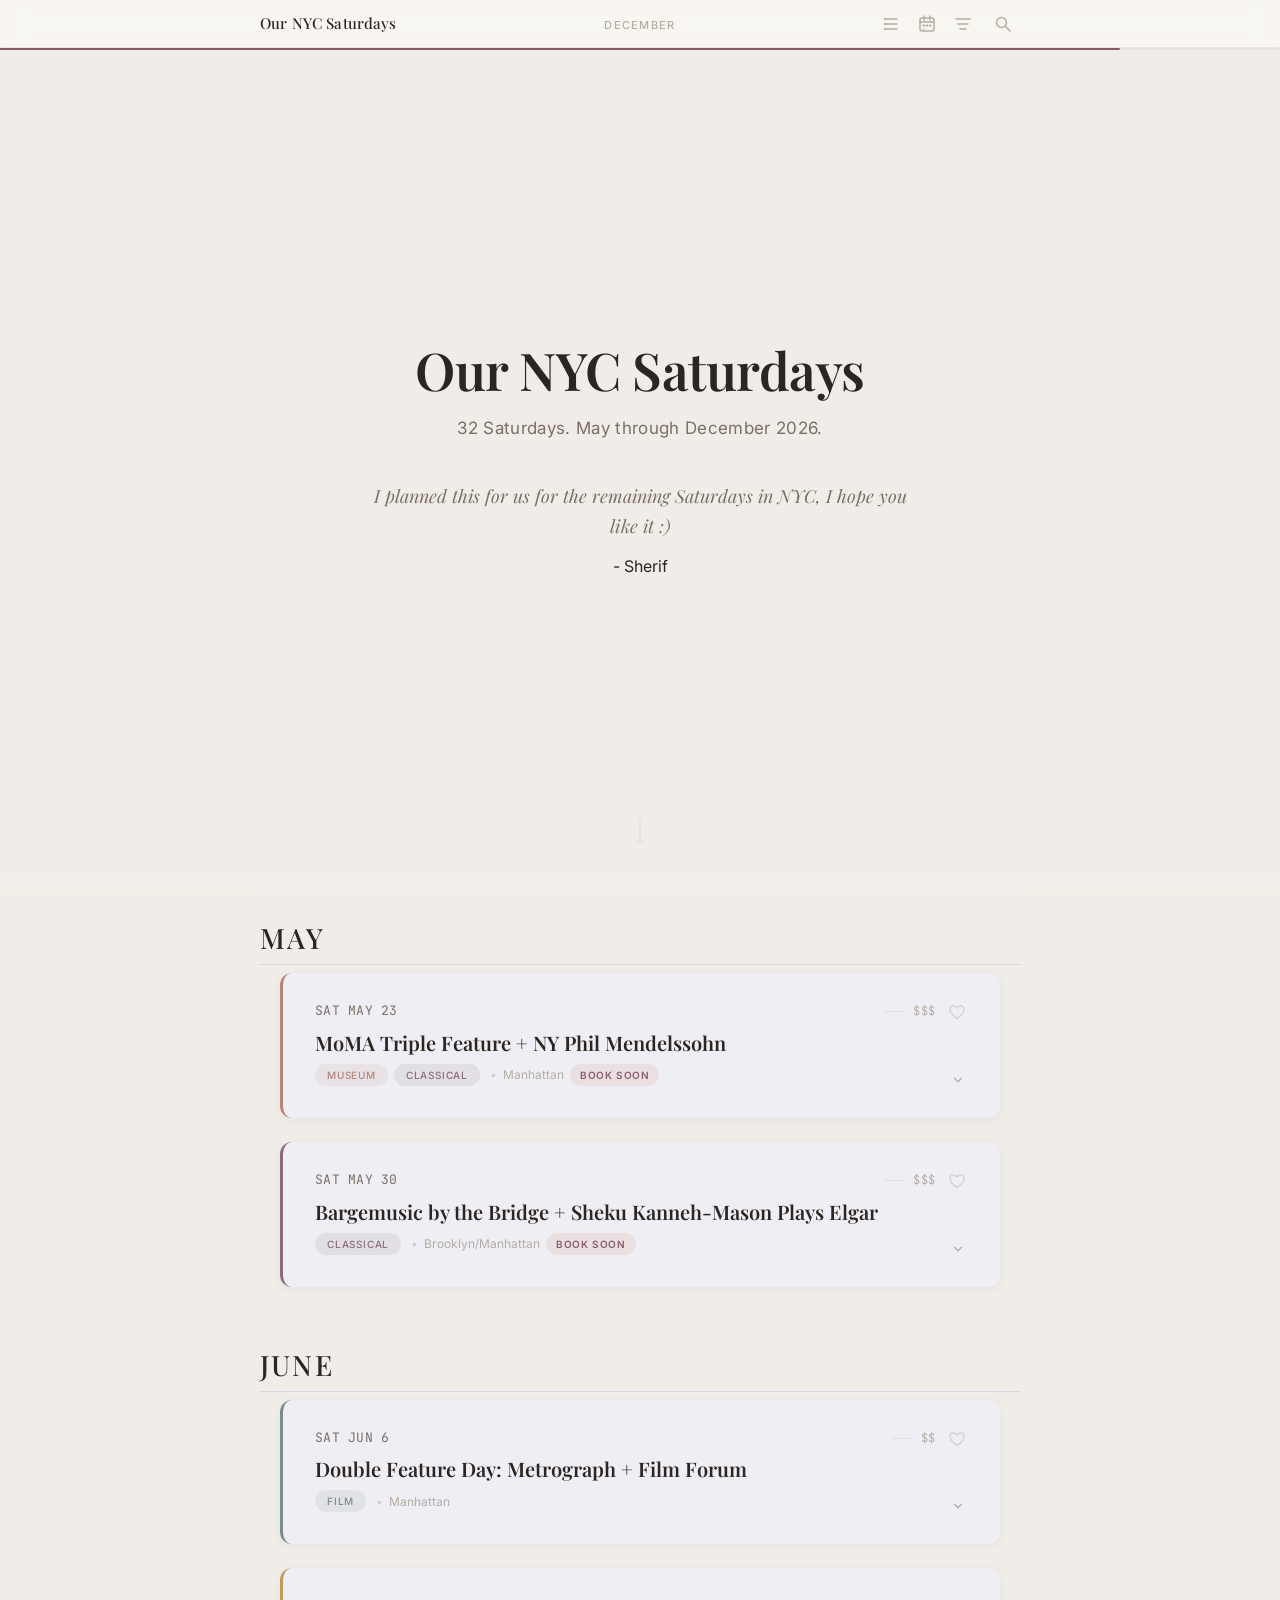
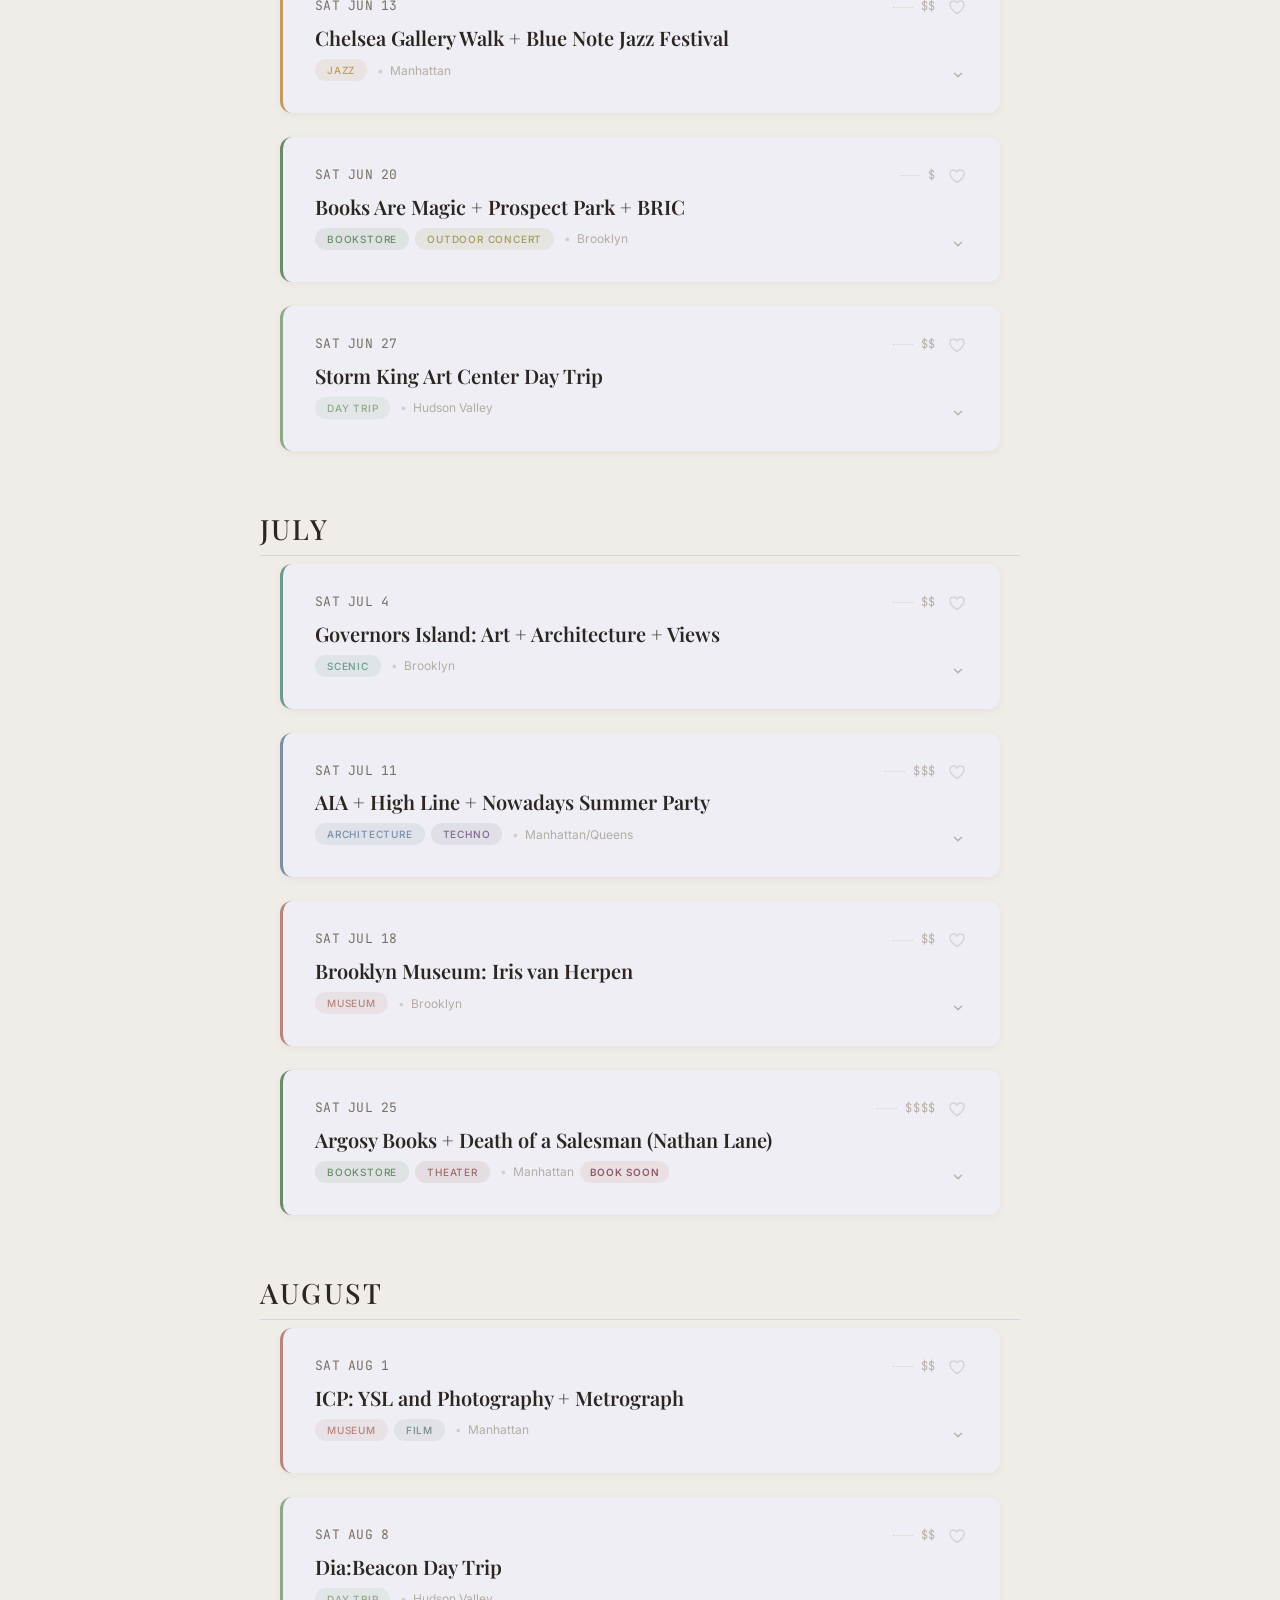
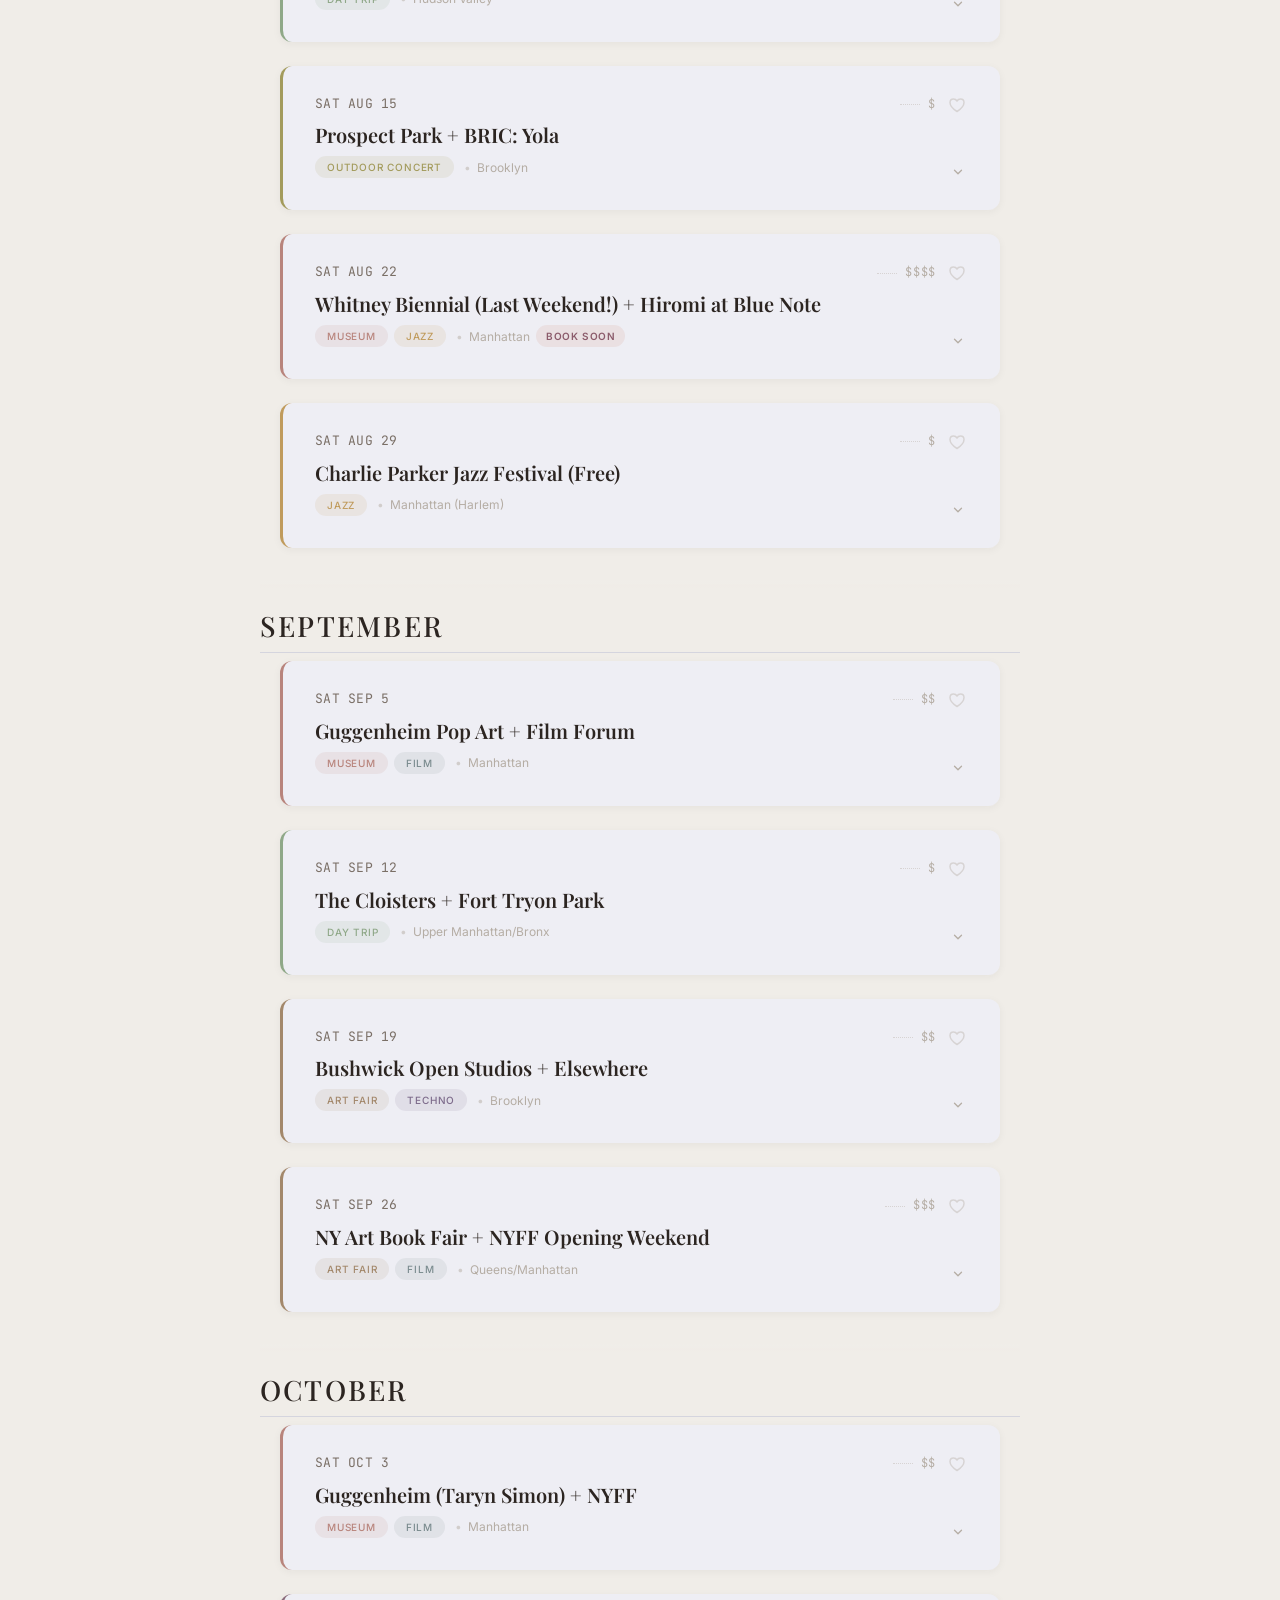
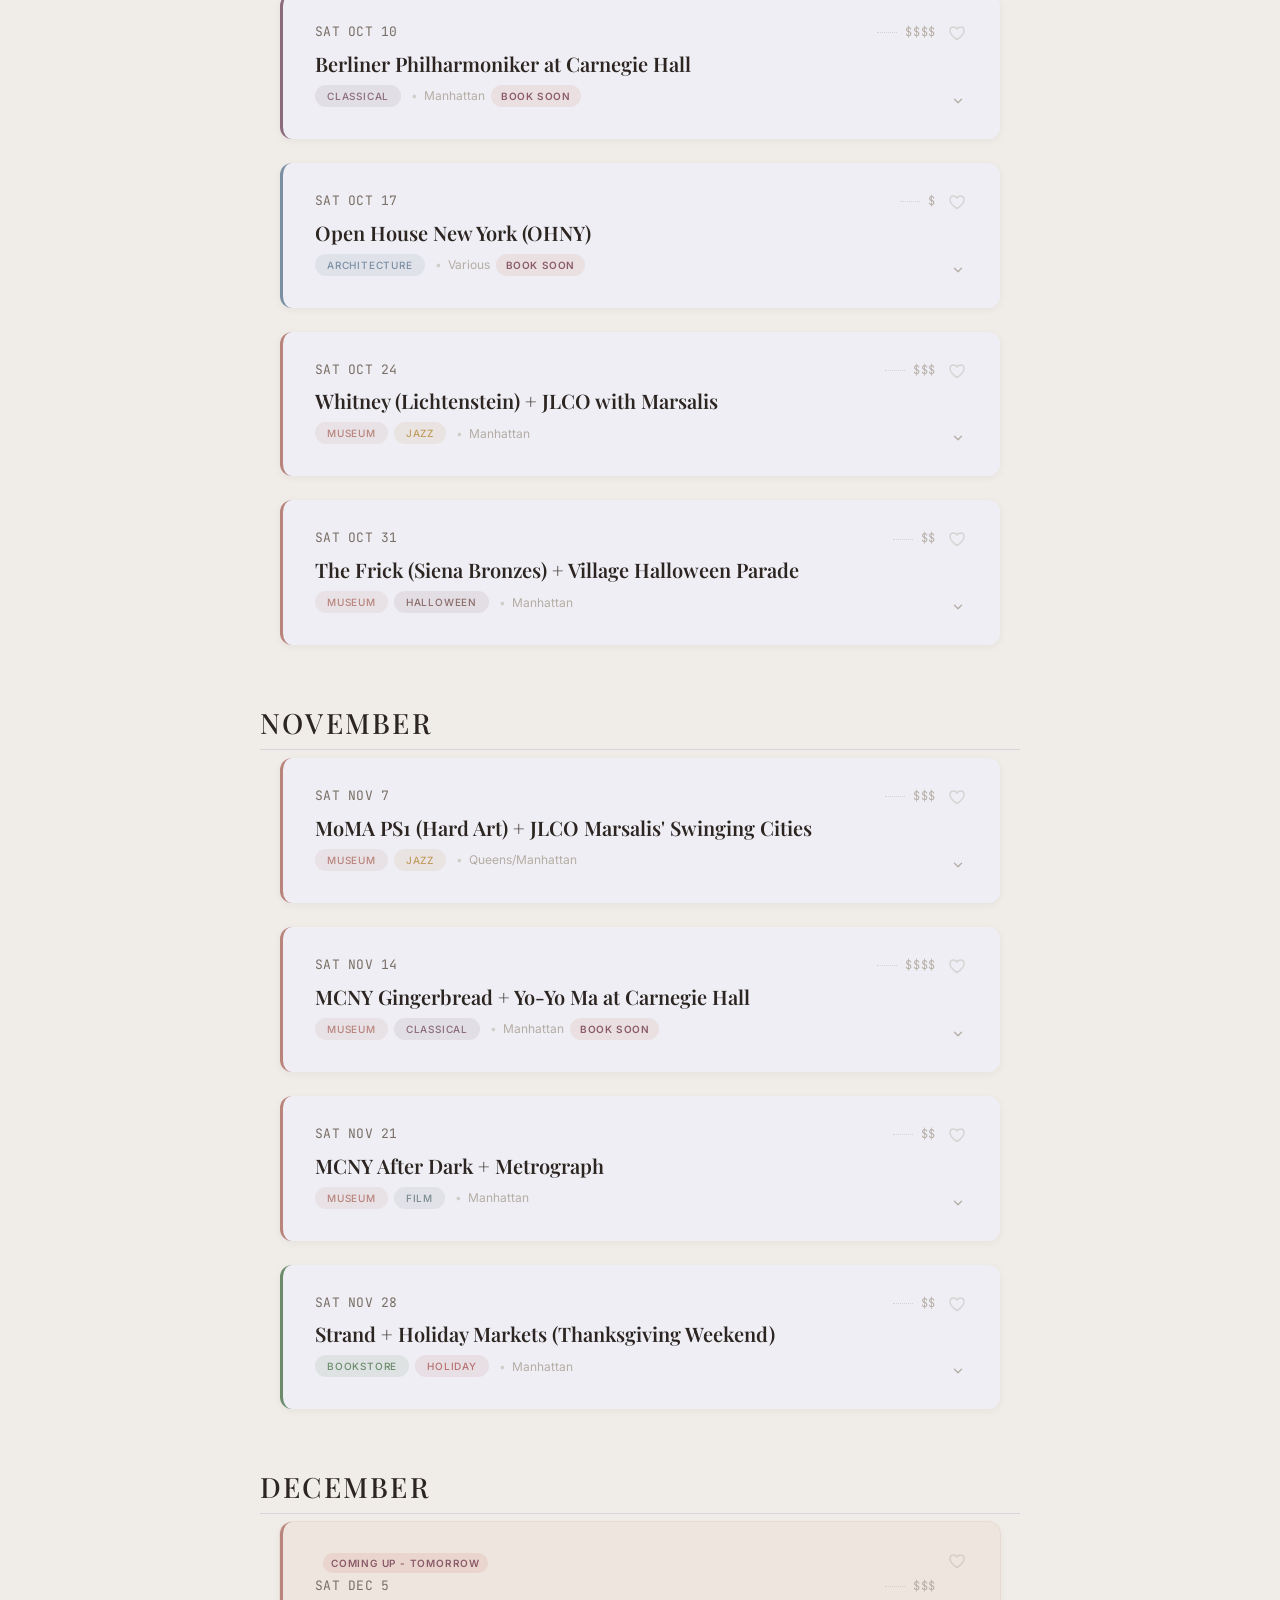
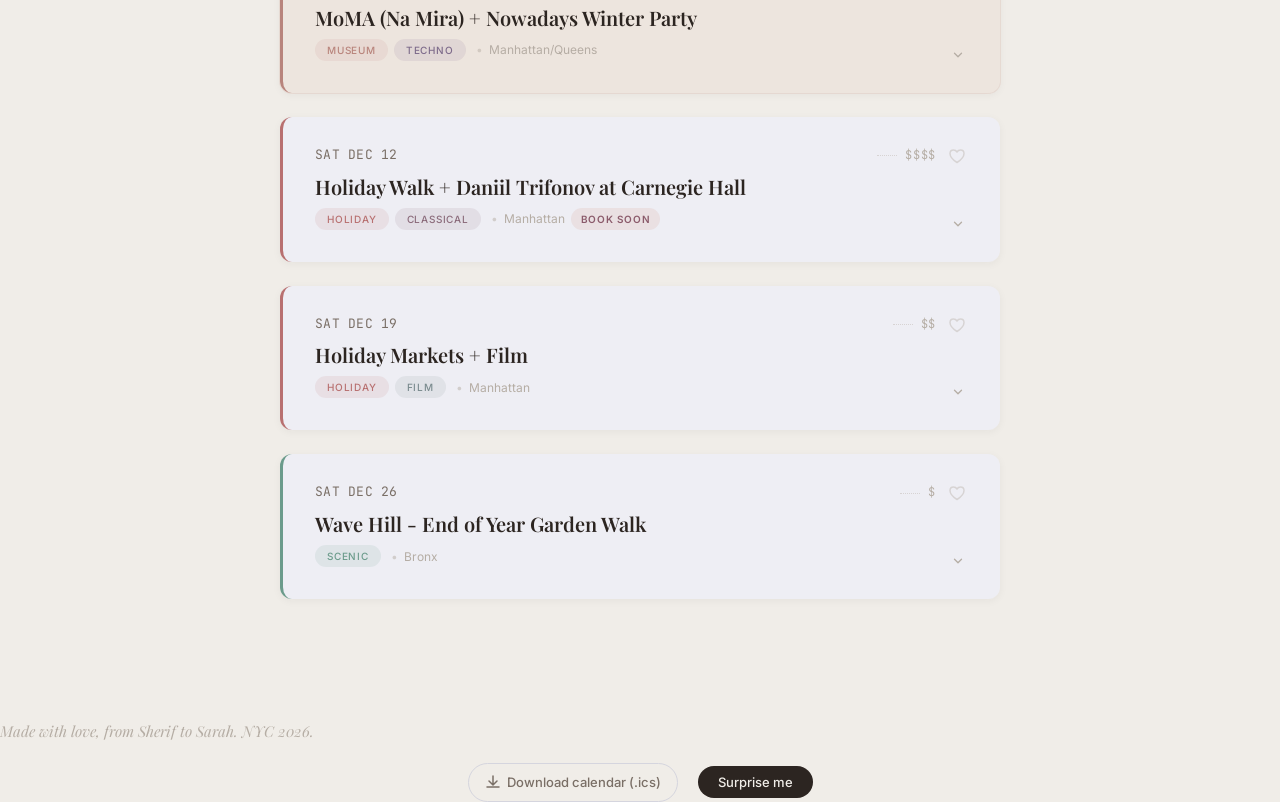
<file: index.html>
<!DOCTYPE html>
<html lang="en">
<head>
  <meta charset="UTF-8">
  <meta name="viewport" content="width=device-width, initial-scale=1.0">
  <meta name="description" content="Our NYC Saturdays - A curated Saturday planner for Sherif and Sarah. 32 Saturdays from May through December 2026.">

  <meta property="og:title" content="Our NYC Saturdays">
  <meta property="og:description" content="32 curated Saturdays in New York City. May through December 2026.">
  <meta property="og:type" content="website">

  <title>Our NYC Saturdays</title>

  <link rel="icon" type="image/svg+xml" href="data:image/svg+xml,%3Csvg xmlns='http://www.w3.org/2000/svg' viewBox='0 0 100 100'%3E%3Crect x='15' y='20' width='70' height='65' rx='8' fill='%23FAF7F2' stroke='%23C4644A' stroke-width='5'/%3E%3Crect x='15' y='20' width='70' height='18' rx='8' fill='%23C4644A'/%3E%3Crect x='15' y='30' width='70' height='8' fill='%23C4644A'/%3E%3Cline x1='35' y1='10' x2='35' y2='28' stroke='%23C4644A' stroke-width='5' stroke-linecap='round'/%3E%3Cline x1='65' y1='10' x2='65' y2='28' stroke='%23C4644A' stroke-width='5' stroke-linecap='round'/%3E%3Cpath d='M50 50 C50 44, 42 40, 38 40 C32 40, 28 46, 28 50 C28 60, 50 72, 50 72 C50 72, 72 60, 72 50 C72 46, 68 40, 62 40 C58 40, 50 44, 50 50Z' fill='%23C4644A' opacity='0.85'/%3E%3C/svg%3E">

  <link rel="preconnect" href="https://fonts.googleapis.com">
  <link rel="preconnect" href="https://fonts.gstatic.com" crossorigin>
  <link href="https://fonts.googleapis.com/css2?family=Playfair+Display:ital,wght@0,400;0,500;0,600;0,700;1,400;1,500;1,600;1,700&family=Inter:wght@300;400;500;600&family=JetBrains+Mono:wght@400&display=swap" rel="stylesheet">

  <link rel="stylesheet" href="css/style.css">
</head>
<body class="season-spring">

  <!-- Site Header -->
  <header class="site-header" id="site-header">
    <div class="header-inner">
      <div class="header-left">
        <a href="#" class="header-logo">Our NYC Saturdays</a>
      </div>
      <div class="header-center">
        <span id="current-month" class="header-month"></span>
      </div>
      <div class="header-right">
        <button class="view-btn active" data-view="timeline" aria-label="Timeline view" title="Timeline view">
          <svg width="18" height="18" viewBox="0 0 18 18" fill="none" stroke="currentColor" stroke-width="1.5" stroke-linecap="round" stroke-linejoin="round">
            <line x1="3" y1="4" x2="15" y2="4"/>
            <line x1="3" y1="9" x2="15" y2="9"/>
            <line x1="3" y1="14" x2="15" y2="14"/>
            <circle cx="3" cy="4" r="1" fill="currentColor" stroke="none"/>
            <circle cx="3" cy="9" r="1" fill="currentColor" stroke="none"/>
            <circle cx="3" cy="14" r="1" fill="currentColor" stroke="none"/>
          </svg>
        </button>
        <button class="view-btn" data-view="calendar" aria-label="Calendar view" title="Calendar view">
          <svg width="18" height="18" viewBox="0 0 18 18" fill="none" stroke="currentColor" stroke-width="1.5" stroke-linecap="round" stroke-linejoin="round">
            <rect x="2" y="3" width="14" height="13" rx="2"/>
            <line x1="2" y1="7" x2="16" y2="7"/>
            <line x1="6" y1="1" x2="6" y2="5"/>
            <line x1="12" y1="1" x2="12" y2="5"/>
            <rect x="4.5" y="9.5" width="2.5" height="2" rx="0.5" fill="currentColor" stroke="none"/>
            <rect x="7.75" y="9.5" width="2.5" height="2" rx="0.5" fill="currentColor" stroke="none"/>
            <rect x="11" y="9.5" width="2.5" height="2" rx="0.5" fill="currentColor" stroke="none"/>
            <rect x="4.5" y="13" width="2.5" height="2" rx="0.5" fill="currentColor" stroke="none" opacity="0.4"/>
          </svg>
        </button>
        <button class="view-btn" data-view="filter" aria-label="Filter view" title="Filter view">
          <svg width="18" height="18" viewBox="0 0 18 18" fill="none" stroke="currentColor" stroke-width="1.5" stroke-linecap="round" stroke-linejoin="round">
            <line x1="2" y1="4" x2="16" y2="4"/>
            <line x1="4" y1="9" x2="14" y2="9"/>
            <line x1="6" y1="14" x2="12" y2="14"/>
          </svg>
        </button>
        <button class="search-btn" id="search-toggle" aria-label="Search" title="Search">
          <svg width="18" height="18" viewBox="0 0 18 18" fill="none" stroke="currentColor" stroke-width="1.5" stroke-linecap="round" stroke-linejoin="round">
            <circle cx="7.5" cy="7.5" r="5"/>
            <line x1="11" y1="11" x2="16" y2="16"/>
          </svg>
        </button>
      </div>
    </div>
  </header>

  <!-- Progress Bar -->
  <div class="progress-bar" id="progress-bar" aria-hidden="true">
    <div class="progress-bar__fill" id="progress-fill" style="width: 0%"></div>
    <div class="progress-bar__tooltip" id="progress-tooltip"></div>
  </div>

  <!-- Search Overlay -->
  <div class="search-overlay" id="search-overlay" aria-hidden="true">
    <div class="search-overlay__inner">
      <input
        type="text"
        class="search-input"
        id="search-input"
        placeholder="Search by name, borough, category..."
        autocomplete="off"
        spellcheck="false"
      >
      <button class="search-close" id="search-close" aria-label="Close search">
        <svg width="18" height="18" viewBox="0 0 18 18" fill="none" stroke="currentColor" stroke-width="1.5" stroke-linecap="round">
          <line x1="4" y1="4" x2="14" y2="14"/>
          <line x1="14" y1="4" x2="4" y2="14"/>
        </svg>
      </button>
    </div>
    <div class="search-results" id="search-results"></div>
  </div>

  <!-- Hero Section -->
  <section class="hero" id="hero">
    <div class="hero__content">
      <h1 class="hero__title">Our NYC Saturdays</h1>
      <p class="hero__subtitle">32 Saturdays. May through December 2026.</p>
      <p class="hero__message">
        <em>I planned this for us for the remaining Saturdays in NYC, I hope you like it :)</em>
      </p>
      <p class="hero__signed">- Sherif</p>
    </div>
    <div class="hero__scroll-indicator" aria-hidden="true">
      <svg width="24" height="40" viewBox="0 0 24 40" fill="none" stroke="currentColor" stroke-width="1.5" stroke-linecap="round">
        <line x1="12" y1="8" x2="12" y2="32" class="scroll-line"/>
        <polyline points="7,27 12,32 17,27" class="scroll-arrow"/>
      </svg>
    </div>
    <div class="hero__gradient" aria-hidden="true"></div>
  </section>

  <!-- Main Content -->
  <main class="main-content" id="main-content">

    <!-- Timeline View (default) -->
    <div class="view-container" id="timeline-view">
      <!-- Cards are rendered by JS -->
    </div>

    <!-- Calendar View -->
    <div class="view-container hidden" id="calendar-view">
      <div class="calendar-grid" id="calendar-grid">
        <!-- Grid cells rendered by JS -->
      </div>
    </div>

    <!-- Filter View -->
    <div class="view-container hidden" id="filter-view">
      <div class="filter-bar" id="filter-bar">
        <!-- Filter pills rendered by JS -->
      </div>
      <div class="filter-results" id="filter-results">
        <!-- Filtered list rendered by JS -->
      </div>
    </div>

  </main>

  <!-- Footer -->
  <footer class="site-footer">
    <p class="footer-message">Made with love, from Sherif to Sarah. NYC 2026.</p>
    <div class="footer-actions">
      <a href="#" class="footer-link" id="download-ics" aria-label="Download calendar file">
        <svg width="16" height="16" viewBox="0 0 16 16" fill="none" stroke="currentColor" stroke-width="1.5" stroke-linecap="round" stroke-linejoin="round">
          <path d="M8 2v8M4 7l4 4 4-4"/>
          <line x1="2" y1="13" x2="14" y2="13"/>
        </svg>
        Download calendar (.ics)
      </a>
      <button class="surprise-btn" id="surprise-btn">Surprise me</button>
    </div>
  </footer>

  <script src="js/data.js"></script>
  <script src="js/app.js"></script>

</body>
</html>
</file>
<file: css/style.css>
/* ============================================================
   Our NYC Saturdays - Stylesheet
   A curated Saturday planner for Sherif & Sarah, NYC 2026
   ============================================================ */

/* --------------------------------
   Custom Properties
   -------------------------------- */
:root {
  --bg: #FAF7F2;
  --surface: #F3EDE4;
  --surface-hover: #EBE3D7;
  --text: #2C2521;
  --text-secondary: #7A6F66;
  --text-muted: #B5ADA4;
  --accent: #C4644A;
  --accent-secondary: #6B8FA3;
  --border: #DDD5CA;
  --font-serif: 'Playfair Display', Georgia, serif;
  --font-sans: 'Inter', -apple-system, system-ui, sans-serif;
  --font-mono: 'JetBrains Mono', monospace;

  --header-height: 48px;
  --card-max-width: 720px;
  --content-max-width: 800px;
  --radius-sm: 6px;
  --radius-md: 12px;
  --radius-lg: 20px;
  --shadow-sm: 0 1px 3px rgba(44, 37, 33, 0.04);
  --shadow-md: 0 4px 12px rgba(44, 37, 33, 0.07);
  --shadow-lg: 0 8px 24px rgba(44, 37, 33, 0.1);
  --transition-fast: 0.15s ease;
  --transition-base: 0.2s ease;
  --transition-slow: 0.35s ease;

  /* Category colors */
  --cat-culture: #8B6DB0;
  --cat-outdoors: #5A9E6F;
  --cat-food: #C4644A;
  --cat-neighborhood: #C49A3C;
  --cat-wellness: #6B8FA3;
  --cat-nightlife: #9B5D7A;
  --cat-shopping: #B07D5B;
  --cat-seasonal: #D4874D;
  --cat-adventure: #4A90A4;
  --cat-romantic: #C25B72;
  --cat-sports: #5B8C5A;
  --cat-music: #7B6DB0;
  --cat-film: #6D7B90;
  --cat-history: #8B7355;
  --cat-art: #9B6DA0;
  --cat-water: #4A8BA8;
}


/* --------------------------------
   Reset & Base
   -------------------------------- */
*,
*::before,
*::after {
  margin: 0;
  padding: 0;
  box-sizing: border-box;
}

html {
  -webkit-text-size-adjust: 100%;
  text-size-adjust: 100%;
  font-size: 16px;
}

body {
  font-family: var(--font-sans);
  font-weight: 400;
  font-size: 1rem;
  line-height: 1.6;
  color: var(--text);
  background-color: var(--bg);
  -webkit-font-smoothing: antialiased;
  -moz-osx-font-smoothing: grayscale;
  text-rendering: optimizeLegibility;
  overflow-x: hidden;
  min-height: 100vh;
}

::selection {
  background: rgba(196, 100, 74, 0.18);
  color: var(--text);
}

::-moz-selection {
  background: rgba(196, 100, 74, 0.18);
  color: var(--text);
}

/* Scrollbar */
::-webkit-scrollbar {
  width: 6px;
  height: 6px;
}

::-webkit-scrollbar-track {
  background: var(--bg);
}

::-webkit-scrollbar-thumb {
  background: var(--border);
  border-radius: 3px;
}

::-webkit-scrollbar-thumb:hover {
  background: var(--text-muted);
}

html {
  scrollbar-width: thin;
  scrollbar-color: var(--border) var(--bg);
}

img {
  max-width: 100%;
  display: block;
}

a {
  color: var(--accent-secondary);
  text-decoration: none;
  transition: color var(--transition-fast);
}

a:hover {
  color: var(--accent);
}

button {
  font-family: inherit;
  font-size: inherit;
  cursor: pointer;
  border: none;
  background: none;
  color: inherit;
}

ul, ol {
  list-style: none;
}


/* --------------------------------
   Typography Scale
   -------------------------------- */
.text-xs {
  font-size: 0.75rem;     /* 12px */
  line-height: 1.5;
}

.text-sm {
  font-size: 0.8125rem;   /* 13px */
  line-height: 1.5;
}

.text-base {
  font-size: 1rem;        /* 16px */
  line-height: 1.6;
}

.text-lg {
  font-size: 1.125rem;    /* 18px */
  line-height: 1.55;
}

.text-xl {
  font-size: 1.25rem;     /* 20px */
  line-height: 1.4;
}

.text-2xl {
  font-size: 1.5rem;      /* 24px */
  line-height: 1.35;
}

.text-3xl {
  font-size: 2rem;        /* 32px */
  line-height: 1.25;
}

.text-4xl {
  font-size: 2.75rem;     /* 44px */
  line-height: 1.15;
}

.text-5xl {
  font-size: 3.5rem;      /* 56px */
  line-height: 1.1;
}


/* --------------------------------
   Utility
   -------------------------------- */
.hidden {
  display: none !important;
}

.sr-only {
  position: absolute;
  width: 1px;
  height: 1px;
  padding: 0;
  margin: -1px;
  overflow: hidden;
  clip: rect(0, 0, 0, 0);
  white-space: nowrap;
  border: 0;
}


/* ================================
   SITE HEADER
   ================================ */
.site-header {
  position: fixed;
  top: 0;
  left: 0;
  right: 0;
  z-index: 100;
  height: var(--header-height);
  background: rgba(250, 247, 242, 0.85);
  backdrop-filter: blur(12px);
  -webkit-backdrop-filter: blur(12px);
  border-bottom: 1px solid rgba(221, 213, 202, 0.5);
  transition: background var(--transition-base), box-shadow var(--transition-base);
}

.site-header.scrolled {
  background: rgba(250, 247, 242, 0.95);
  box-shadow: 0 1px 8px rgba(44, 37, 33, 0.04);
}

.header-inner {
  display: flex;
  align-items: center;
  justify-content: space-between;
  height: 100%;
  max-width: var(--content-max-width);
  margin: 0 auto;
  padding: 0 20px;
}

.header-left {
  flex: 1;
  min-width: 0;
}

.header-logo {
  font-family: var(--font-serif);
  font-size: 0.9375rem;
  font-weight: 500;
  color: var(--text);
  letter-spacing: 0.01em;
  white-space: nowrap;
  text-decoration: none;
}

.header-logo:hover {
  color: var(--accent);
}

.header-center {
  flex: 0 0 auto;
  text-align: center;
}

.header-month {
  font-family: var(--font-sans);
  font-size: 0.6875rem;
  font-weight: 500;
  color: var(--text-muted);
  text-transform: uppercase;
  letter-spacing: 0.12em;
  opacity: 0;
  transform: translateY(-4px);
  transition: opacity var(--transition-base), transform var(--transition-base);
}

.header-month--visible {
  opacity: 1;
  transform: translateY(0);
}

.header-right {
  flex: 1;
  display: flex;
  align-items: center;
  justify-content: flex-end;
  gap: 2px;
}

.view-btn,
.search-btn {
  display: flex;
  align-items: center;
  justify-content: center;
  width: 34px;
  height: 34px;
  border-radius: var(--radius-sm);
  color: var(--text-muted);
  transition: color var(--transition-fast), background var(--transition-fast);
  position: relative;
}

.view-btn:hover,
.search-btn:hover {
  color: var(--text);
  background: rgba(44, 37, 33, 0.04);
}

.view-btn--active {
  color: var(--text);
}

.view-btn--active::after {
  content: '';
  position: absolute;
  bottom: 4px;
  left: 50%;
  transform: translateX(-50%);
  width: 12px;
  height: 1.5px;
  background: var(--accent);
  border-radius: 1px;
  animation: fadeIn 0.2s ease;
}

.search-btn {
  margin-left: 4px;
}


/* ================================
   PROGRESS BAR
   ================================ */
.progress-bar {
  position: fixed;
  top: var(--header-height);
  left: 0;
  right: 0;
  height: 2px;
  background: rgba(221, 213, 202, 0.4);
  z-index: 99;
  cursor: pointer;
}

.progress-bar__fill {
  height: 100%;
  background: var(--accent);
  border-radius: 0 1px 1px 0;
  transition: width 1s ease;
  position: relative;
}

.progress-bar__fill::after {
  content: '';
  position: absolute;
  right: 0;
  top: -1px;
  width: 4px;
  height: 4px;
  background: var(--accent);
  border-radius: 50%;
  opacity: 0;
  transition: opacity var(--transition-fast);
}

.progress-bar:hover .progress-bar__fill::after {
  opacity: 1;
}

.progress-bar__tooltip {
  position: absolute;
  top: 8px;
  left: 50%;
  transform: translateX(-50%);
  background: var(--text);
  color: var(--bg);
  font-family: var(--font-mono);
  font-size: 0.6875rem;
  padding: 3px 8px;
  border-radius: 4px;
  white-space: nowrap;
  opacity: 0;
  pointer-events: none;
  transition: opacity var(--transition-fast);
}

.progress-bar:hover .progress-bar__tooltip {
  opacity: 1;
}


/* ================================
   SEARCH OVERLAY
   ================================ */
.search-overlay {
  position: fixed;
  top: var(--header-height);
  left: 0;
  right: 0;
  z-index: 98;
  background: rgba(250, 247, 242, 0.97);
  backdrop-filter: blur(12px);
  -webkit-backdrop-filter: blur(12px);
  border-bottom: 1px solid var(--border);
  transform: translateY(-100%);
  opacity: 0;
  transition: transform var(--transition-slow), opacity var(--transition-slow);
  pointer-events: none;
  max-height: 70vh;
  overflow-y: auto;
}

.search-overlay--open {
  transform: translateY(0);
  opacity: 1;
  pointer-events: all;
}

.search-overlay__inner {
  display: flex;
  align-items: center;
  max-width: var(--card-max-width);
  margin: 0 auto;
  padding: 16px 20px;
  gap: 12px;
}

.search-input {
  flex: 1;
  font-family: var(--font-sans);
  font-size: 1.125rem;
  font-weight: 300;
  color: var(--text);
  background: transparent;
  border: none;
  border-bottom: 1.5px solid var(--border);
  padding: 8px 0;
  outline: none;
  transition: border-color var(--transition-fast);
}

.search-input::placeholder {
  color: var(--text-muted);
  font-weight: 300;
}

.search-input:focus {
  border-bottom-color: var(--accent);
}

.search-close {
  display: flex;
  align-items: center;
  justify-content: center;
  width: 32px;
  height: 32px;
  border-radius: var(--radius-sm);
  color: var(--text-muted);
  transition: color var(--transition-fast), background var(--transition-fast);
}

.search-close:hover {
  color: var(--text);
  background: rgba(44, 37, 33, 0.05);
}

.search-results {
  max-width: var(--card-max-width);
  margin: 0 auto;
  padding: 0 20px 16px;
}

.search-result {
  display: flex;
  align-items: baseline;
  gap: 12px;
  padding: 10px 12px;
  border-radius: var(--radius-sm);
  cursor: pointer;
  transition: background var(--transition-fast);
}

.search-result:hover {
  background: var(--surface);
}

.search-result__date {
  font-family: var(--font-mono);
  font-size: 0.75rem;
  color: var(--text-muted);
  white-space: nowrap;
  flex-shrink: 0;
}

.search-result__title {
  font-family: var(--font-serif);
  font-size: 0.9375rem;
  color: var(--text);
}

.search-result__borough {
  font-size: 0.75rem;
  color: var(--text-muted);
  margin-left: auto;
  white-space: nowrap;
  flex-shrink: 0;
}

.search-no-results {
  text-align: center;
  padding: 24px 0;
  color: var(--text-muted);
  font-size: 0.875rem;
}


/* ================================
   HERO SECTION
   ================================ */
.hero {
  display: flex;
  flex-direction: column;
  align-items: center;
  justify-content: center;
  min-height: 100vh;
  min-height: 100dvh;
  padding: 80px 24px 60px;
  text-align: center;
  position: relative;
}

.hero__content {
  max-width: 560px;
  animation: fadeIn 0.8s ease 0.2s both;
}

.hero__title {
  font-family: var(--font-serif);
  font-size: 3.25rem;
  font-weight: 600;
  color: var(--text);
  letter-spacing: -0.01em;
  line-height: 1.12;
  margin-bottom: 16px;
}

.hero__subtitle {
  font-family: var(--font-sans);
  font-size: 1.0625rem;
  font-weight: 400;
  color: var(--text-secondary);
  letter-spacing: 0.02em;
  margin-bottom: 40px;
}

.hero__message {
  font-family: var(--font-serif);
  font-size: 1.125rem;
  font-weight: 400;
  color: var(--text-secondary);
  line-height: 1.65;
  margin-bottom: 12px;
}

.hero__signature {
  font-family: var(--font-serif);
  font-size: 1rem;
  font-style: italic;
  color: var(--text-muted);
  margin-bottom: 0;
}

.hero__scroll-indicator {
  position: absolute;
  bottom: 40px;
  left: 50%;
  transform: translateX(-50%);
  color: var(--text-muted);
  animation: scrollHint 2.5s ease-in-out infinite;
  opacity: 0;
  animation-delay: 1.5s;
  animation-fill-mode: forwards;
}

.hero__scroll-indicator svg {
  opacity: 0.5;
}

.hero__gradient {
  position: absolute;
  bottom: 0;
  left: 0;
  right: 0;
  height: 120px;
  background: linear-gradient(to bottom, transparent, var(--bg));
  pointer-events: none;
}


/* ================================
   MAIN CONTENT
   ================================ */
.main-content {
  max-width: var(--content-max-width);
  margin: 0 auto;
  padding: 0 20px 80px;
}

.view-container {
  animation: fadeIn 0.3s ease;
}

#calendar-view {
  width: 100vw;
  position: relative;
  left: 50%;
  right: 50%;
  margin-left: -50vw;
  margin-right: -50vw;
  padding: 0 40px;
  box-sizing: border-box;
}


/* ================================
   MONTH SECTIONS & HEADERS
   ================================ */
.month-section {
  margin-bottom: 8px;
}

.month-section--search-hidden {
  display: none;
}

.month-header {
  position: sticky;
  top: var(--header-height);
  z-index: 10;
  padding: 24px 0 12px;
  margin-bottom: 8px;
  background: var(--bg);
  font-family: var(--font-serif);
  font-size: 1.75rem;
  font-weight: 500;
  color: var(--text);
  text-transform: uppercase;
  letter-spacing: 0.08em;
  line-height: 1;
  border-bottom: 1px solid var(--border);
}

.month-header::before {
  content: '';
  position: absolute;
  top: 0;
  left: 0;
  right: 0;
  height: 8px;
  background: linear-gradient(to bottom, var(--bg), transparent);
  transform: translateY(-100%);
}

.month-cards {
  padding-bottom: 8px;
}


/* ================================
   SATURDAY CARDS
   ================================ */
.card {
  max-width: var(--card-max-width);
  margin: 0 auto 24px;
  background: var(--surface);
  border-radius: var(--radius-md);
  border-left: 3px solid var(--border);
  padding: 28px 32px;
  box-shadow: 0 2px 8px rgba(44, 37, 33, 0.05);
  transition: transform var(--transition-base),
              box-shadow var(--transition-base),
              background var(--transition-base),
              opacity var(--transition-base);
  position: relative;
  cursor: pointer;
  animation: slideDown 0.3s ease both;
  scroll-margin-top: calc(var(--header-height) + 56px);
}

.card:hover {
  transform: translateY(-2px);
  box-shadow: var(--shadow-md);
}

.card:active {
  transform: translateY(-1px);
}

/* Card Header: Date and Budget row */
.card__header {
  display: flex;
  align-items: baseline;
  justify-content: space-between;
  margin-bottom: 8px;
}

.card__date {
  font-family: var(--font-mono);
  font-size: 0.8125rem;
  color: var(--text-secondary);
  letter-spacing: 0.02em;
}

.card__budget {
  font-family: var(--font-mono);
  font-size: 0.75rem;
  color: var(--text-muted);
  letter-spacing: 0.06em;
  margin-right: 32px;
}

.card__budget::before {
  content: '';
  display: inline-block;
  width: 20px;
  border-bottom: 1px dotted var(--text-muted);
  margin-right: 8px;
  vertical-align: middle;
  opacity: 0.4;
}

/* Card Title */
.card__title {
  font-family: var(--font-serif);
  font-size: 1.25rem;
  font-weight: 600;
  color: var(--text);
  line-height: 1.3;
  margin-bottom: 8px;
  padding-right: 36px;
}

/* Card Meta Row: Categories and Borough */
.card__meta {
  display: flex;
  align-items: center;
  flex-wrap: wrap;
  gap: 6px;
  margin-bottom: 4px;
}

.card__borough {
  font-family: var(--font-sans);
  font-size: 0.75rem;
  color: var(--text-muted);
  margin-left: 4px;
}

.card__borough::before {
  content: '\2022';
  margin-right: 6px;
  opacity: 0.5;
}

/* Favorite Heart */
.card__favorite {
  position: absolute;
  top: 28px;
  right: 32px;
  width: 22px;
  height: 22px;
  display: flex;
  align-items: center;
  justify-content: center;
  color: var(--text-muted);
  transition: color var(--transition-fast), transform var(--transition-fast), opacity var(--transition-fast);
  z-index: 2;
  opacity: 0.4;
  padding: 0;
  border: none;
  background: none;
  cursor: pointer;
}

.card__favorite:hover {
  color: var(--accent);
  opacity: 1;
  transform: scale(1.15);
}

.card__favorite--active {
  color: var(--accent);
  opacity: 1;
}

.card__favorite--active:hover {
  transform: scale(1.15);
}

.card__favorite svg {
  width: 18px;
  height: 18px;
}

/* Expand Chevron Icon */
.card__expand-icon {
  position: absolute;
  bottom: 28px;
  right: 32px;
  width: 20px;
  height: 20px;
  display: flex;
  align-items: center;
  justify-content: center;
  color: var(--text-muted);
  transition: transform var(--transition-base), color var(--transition-fast);
}

.card__expand-icon svg {
  width: 14px;
  height: 14px;
}

.card--expanded .card__expand-icon {
  transform: rotate(180deg);
  color: var(--text-secondary);
}

/* Note Icon (small indicator on collapsed card) */
.card__note-icon {
  position: absolute;
  bottom: 28px;
  right: 56px;
  width: 16px;
  height: 16px;
  display: flex;
  align-items: center;
  justify-content: center;
  color: var(--text-muted);
  opacity: 0.5;
}

.card__note-icon svg {
  width: 14px;
  height: 14px;
}

/* Upcoming Label */
.card__upcoming-label {
  display: inline-block;
  font-family: var(--font-sans);
  font-size: 0.625rem;
  font-weight: 600;
  text-transform: uppercase;
  letter-spacing: 0.08em;
  padding: 2px 8px;
  border-radius: var(--radius-lg);
  margin-left: 8px;
  vertical-align: middle;
  position: relative;
  top: -1px;
  background: rgba(196, 100, 74, 0.12);
  color: var(--accent);
}


/* --------------------------------
   Card States
   -------------------------------- */

/* Past */
.card--past {
  opacity: 0.55;
}

.card--past:hover {
  opacity: 0.75;
}

/* Next upcoming Saturday */
.card--next {
  background: rgba(196, 100, 74, 0.06);
  box-shadow: 0 2px 8px rgba(44, 37, 33, 0.05), 0 0 0 1px rgba(196, 100, 74, 0.1);
}

.card--next:hover {
  box-shadow: var(--shadow-md), 0 0 0 1px rgba(196, 100, 74, 0.15);
}

.card--next .card__upcoming-label {
  background: rgba(196, 100, 74, 0.12);
  color: var(--accent);
}

/* Today */
.card--today {
  background: rgba(196, 100, 74, 0.09);
  box-shadow: 0 2px 8px rgba(44, 37, 33, 0.05), 0 0 0 1.5px rgba(196, 100, 74, 0.2);
}

.card--today:hover {
  box-shadow: var(--shadow-md), 0 0 0 1.5px rgba(196, 100, 74, 0.25);
}

.card--today .card__upcoming-label {
  background: rgba(196, 100, 74, 0.18);
  color: var(--accent);
  animation: pulse 2s ease-in-out infinite;
}

/* Expanded */
.card--expanded {
  box-shadow: var(--shadow-md);
}

.card--expanded:hover {
  transform: none;
}

/* Keyboard focus state */
.card--focused {
  outline: 2px solid var(--accent);
  outline-offset: 4px;
  border-radius: var(--radius-md);
}

/* Scroll-to highlight */
.card--highlight {
  animation: cardHighlight 1.5s ease both;
}

@keyframes cardHighlight {
  0% {
    box-shadow: var(--shadow-md), 0 0 0 3px rgba(196, 100, 74, 0.3);
  }
  100% {
    box-shadow: 0 2px 8px rgba(44, 37, 33, 0.05);
  }
}

/* Surprise-me animation */
.card--surprise {
  animation: surpriseBounce 0.6s ease both;
}

@keyframes surpriseBounce {
  0% {
    transform: scale(0.95);
    opacity: 0.5;
  }
  50% {
    transform: scale(1.03);
  }
  100% {
    transform: scale(1);
    opacity: 1;
  }
}

/* Hidden by search filter */
.card--search-hidden {
  display: none;
}

/* Category Badges */
.badge {
  display: inline-block;
  font-family: var(--font-sans);
  font-size: 10px;
  font-weight: 500;
  text-transform: uppercase;
  letter-spacing: 0.08em;
  padding: 4px 12px;
  border-radius: 100px;
  line-height: 1.4;
  white-space: nowrap;
}

/* Booking urgency badge */
.booking-badge {
  display: inline-block;
  font-family: var(--font-sans);
  font-size: 10px;
  font-weight: 600;
  text-transform: uppercase;
  letter-spacing: 0.06em;
  padding: 3px 10px;
  border-radius: 100px;
  background: rgba(196, 100, 74, 0.1);
  color: var(--accent);
  white-space: nowrap;
}


/* ================================
   DETAIL PANEL (Expanded Content)
   ================================ */
.card__details {
  max-height: 0;
  overflow: hidden;
  transition: max-height 0.4s cubic-bezier(0.4, 0, 0.2, 1);
  will-change: max-height;
}

.card--transition-done .card__details {
  overflow: visible;
}

.detail-inner {
  padding: 24px 0 4px;
}

/* Full date in detail view */
.detail-date {
  font-family: var(--font-serif);
  font-size: 0.9375rem;
  font-weight: 400;
  color: var(--text-secondary);
  font-style: italic;
  margin-bottom: 20px;
}

/* Detail Section (daytime, dinner, evening) */
.detail-section {
  border-top: 1px solid rgba(221, 213, 202, 0.7);
  padding-top: 20px;
  margin-top: 20px;
}

.detail-section:first-child {
  margin-top: 0;
  border-top: none;
  padding-top: 0;
}

/* Section type variants */
.detail-section--daytime {}
.detail-section--dinner {}
.detail-section--evening {}

/* Section title - editorial magazine style with decorative lines */
.detail-section__title {
  display: flex;
  align-items: center;
  gap: 12px;
  font-family: var(--font-sans);
  font-size: 9px;
  font-weight: 600;
  text-transform: uppercase;
  letter-spacing: 0.2em;
  color: var(--text-muted);
  margin-bottom: 14px;
}

.detail-section__title::before,
.detail-section__title::after {
  content: '';
  flex: 1;
  height: 1px;
  background: var(--border);
}

/* Section subtitle (activity title) */
.detail-section__subtitle {
  font-family: var(--font-serif);
  font-size: 1.0625rem;
  font-weight: 600;
  color: var(--text);
  line-height: 1.3;
  margin-bottom: 6px;
}

/* Venue name */
.detail-venue {
  font-family: var(--font-sans);
  font-size: 0.9375rem;
  font-weight: 500;
  color: var(--text);
  margin-bottom: 4px;
}

/* Description */
.detail-desc {
  font-family: var(--font-sans);
  font-size: 0.875rem;
  font-weight: 400;
  color: var(--text-secondary);
  line-height: 1.6;
  margin-bottom: 10px;
}

/* Address with map pin icon */
.detail-address {
  display: flex;
  align-items: flex-start;
  gap: 5px;
  font-family: var(--font-sans);
  font-size: 0.8125rem;
  color: var(--text-muted);
  margin-bottom: 8px;
  line-height: 1.4;
}

.detail-address a {
  color: var(--text-muted);
  text-decoration: none;
  border-bottom: 1px solid transparent;
  transition: color var(--transition-fast), border-color var(--transition-fast);
}

.detail-address a:hover {
  color: var(--accent-secondary);
  border-bottom-color: var(--accent-secondary);
}

.detail-address svg {
  flex-shrink: 0;
  width: 14px;
  height: 14px;
  color: var(--text-muted);
  margin-top: 1px;
}

/* Time */
.detail-time {
  font-family: var(--font-sans);
  font-size: 0.8125rem;
  color: var(--text-secondary);
  margin-bottom: 6px;
}

/* Cost + Booking Link Row */
.detail-logistics {
  display: flex;
  align-items: center;
  gap: 0;
  margin: 8px 0;
}

.detail-cost {
  font-family: var(--font-mono);
  font-size: 0.8125rem;
  color: var(--text-secondary);
}

.detail-logistics .detail-cost + .detail-booking-link::before {
  content: '\2022';
  margin: 0 10px;
  color: var(--text-muted);
  opacity: 0.5;
  font-size: 0.625rem;
}

/* Tip - set apart in subtle tinted box */
.detail-tip {
  font-family: var(--font-sans);
  font-size: 13px;
  font-style: italic;
  color: var(--text-muted);
  line-height: 1.55;
  margin-top: 10px;
  margin-bottom: 10px;
  padding: 12px 16px;
  background: rgba(221, 213, 202, 0.25);
  border-left: 2px solid var(--border);
  border-radius: 0 var(--radius-sm) var(--radius-sm) 0;
}

/* Booking link */
.detail-booking-link {
  display: inline-flex;
  align-items: center;
  gap: 4px;
  font-family: var(--font-sans);
  font-size: 0.8125rem;
  font-weight: 500;
  color: var(--accent-secondary);
  margin-bottom: 6px;
  border-bottom: 1px solid transparent;
  transition: border-color var(--transition-fast), color var(--transition-fast);
}

.detail-booking-link:hover {
  border-bottom-color: var(--accent-secondary);
  color: var(--accent);
}

.detail-booking-link svg {
  width: 12px;
  height: 12px;
  flex-shrink: 0;
}

/* Booking note - accent-tinted urgency box */
.detail-booking-note {
  font-family: var(--font-sans);
  font-size: 11px;
  font-weight: 600;
  text-transform: uppercase;
  letter-spacing: 0.04em;
  color: var(--accent);
  background: rgba(196, 100, 74, 0.06);
  border: 1px solid rgba(196, 100, 74, 0.15);
  border-radius: var(--radius-sm);
  padding: 8px 14px;
  margin-top: 8px;
  margin-bottom: 10px;
}

/* Action buttons container */
.detail-actions {
  display: flex;
  align-items: center;
  gap: 10px;
  margin-top: 16px;
  padding-top: 16px;
  border-top: 1px solid rgba(221, 213, 202, 0.5);
}

/* Ghost pill action buttons */
.detail-action-btn {
  display: inline-flex;
  align-items: center;
  gap: 6px;
  font-family: var(--font-sans);
  font-size: 11px;
  font-weight: 500;
  text-transform: uppercase;
  letter-spacing: 0.06em;
  color: var(--text-secondary);
  background: transparent;
  border: 1px solid var(--border);
  border-radius: 100px;
  padding: 8px 18px;
  cursor: pointer;
  transition: all var(--transition-fast);
}

.detail-action-btn:hover {
  color: var(--text);
  border-color: var(--text-muted);
  transform: translateY(-1px);
  box-shadow: var(--shadow-sm);
}

.detail-action-btn:active {
  transform: translateY(0);
}

.detail-action-btn svg {
  width: 14px;
  height: 14px;
}

/* Calendar download button */
.detail-ics-btn {
  /* inherits from .detail-action-btn */
}

/* Note toggle button */
.detail-note-btn {
  /* inherits from .detail-action-btn */
}

/* Notes textarea container */
.detail-notes {
  display: none;
  margin-top: 14px;
  animation: fadeIn 0.2s ease;
}

.detail-notes.visible,
.detail-notes--has-content {
  display: block;
}

.detail-notes__textarea {
  width: 100%;
  min-height: 80px;
  font-family: var(--font-sans);
  font-size: 0.875rem;
  color: var(--text);
  background: rgba(250, 247, 242, 0.6);
  border: 1px solid var(--border);
  border-radius: var(--radius-sm);
  padding: 12px 14px;
  resize: vertical;
  outline: none;
  transition: border-color var(--transition-fast);
  line-height: 1.6;
}

.detail-notes__textarea::placeholder {
  color: var(--text-muted);
  font-style: italic;
}

.detail-notes__textarea:focus {
  border-color: var(--accent-secondary);
}

.detail-notes__actions {
  display: flex;
  justify-content: flex-end;
  margin-top: 8px;
}

.detail-notes__save {
  font-family: var(--font-sans);
  font-size: 11px;
  font-weight: 600;
  text-transform: uppercase;
  letter-spacing: 0.06em;
  color: var(--bg);
  background: var(--text);
  border: none;
  border-radius: 100px;
  padding: 6px 18px;
  cursor: pointer;
  transition: all var(--transition-fast);
}

.detail-notes__save:hover {
  background: var(--accent);
  transform: translateY(-1px);
  box-shadow: var(--shadow-sm);
}

.detail-notes__save:active {
  transform: translateY(0);
}


/* ================================
   DINNER OPTIONS
   ================================ */
.dinner-options {
  display: grid;
  grid-template-columns: 1fr 1fr;
  gap: 12px;
  margin-top: 10px;
  margin-bottom: 10px;
}

.dinner-option {
  background: rgba(250, 247, 242, 0.6);
  border: 1px solid rgba(221, 213, 202, 0.5);
  border-radius: var(--radius-sm);
  padding: 16px 18px;
  transition: background var(--transition-fast), box-shadow var(--transition-fast);
}

.dinner-option:hover {
  background: rgba(250, 247, 242, 0.85);
  box-shadow: var(--shadow-sm);
}

.dinner-option__name {
  font-family: var(--font-sans);
  font-size: 0.9375rem;
  font-weight: 500;
  color: var(--text);
  margin-bottom: 2px;
}

.dinner-option__cuisine {
  font-family: var(--font-sans);
  font-size: 0.6875rem;
  font-weight: 500;
  text-transform: uppercase;
  letter-spacing: 0.06em;
  color: var(--text-muted);
  margin-bottom: 6px;
}

.dinner-option__desc {
  font-family: var(--font-sans);
  font-size: 0.8125rem;
  color: var(--text-secondary);
  line-height: 1.5;
  margin-bottom: 6px;
}

.dinner-option__address {
  font-size: 0.75rem;
  color: var(--text-muted);
  margin-bottom: 4px;
}

.dinner-option__address a {
  color: var(--text-muted);
  transition: color var(--transition-fast);
}

.dinner-option__address a:hover {
  color: var(--accent-secondary);
}

.dinner-option__cost {
  font-family: var(--font-mono);
  font-size: 0.75rem;
  color: var(--text-muted);
  margin-bottom: 4px;
}

.dinner-option__tip {
  font-family: var(--font-sans);
  font-size: 0.75rem;
  font-style: italic;
  color: var(--text-muted);
  line-height: 1.45;
  margin-top: 6px;
  padding: 8px 12px;
  background: rgba(221, 213, 202, 0.2);
  border-left: 2px solid var(--border);
  border-radius: 0 var(--radius-sm) var(--radius-sm) 0;
}


/* ================================
   CALENDAR GRID VIEW
   ================================ */
#calendar-grid {
  display: grid;
  grid-template-columns: repeat(8, 1fr);
  gap: 12px;
  padding: 24px 0;
  max-width: 100%;
  overflow-x: auto;
}

.cal-month {
  display: flex;
  flex-direction: column;
  gap: 8px;
  min-width: 0;
}

.cal-month__header {
  font-family: var(--font-serif);
  font-size: 0.875rem;
  font-weight: 600;
  text-transform: uppercase;
  letter-spacing: 0.08em;
  color: var(--text);
  padding: 0 0 6px;
  border-bottom: 1px solid var(--border);
  margin-bottom: 4px;
}

.cal-month__header:first-child {
  padding-top: 0;
}

.cal-cell {
  background: var(--surface);
  border-radius: var(--radius-sm);
  padding: 12px;
  cursor: pointer;
  display: flex;
  flex-direction: column;
  transition: transform var(--transition-fast),
              box-shadow var(--transition-fast),
              background var(--transition-fast);
  position: relative;
  overflow: hidden;
  min-height: 110px;
}

.cal-cell:hover {
  transform: scale(1.03);
  box-shadow: var(--shadow-md);
  z-index: 2;
}

.cal-cell__top {
  display: flex;
  align-items: baseline;
  justify-content: space-between;
  margin-bottom: 6px;
}

.cal-cell__day {
  font-family: var(--font-mono);
  font-size: 1.25rem;
  font-weight: 400;
  color: var(--text);
  line-height: 1;
}

.cal-cell__budget {
  font-family: var(--font-mono);
  font-size: 0.625rem;
  color: var(--text-muted);
  letter-spacing: 0.04em;
}

.cal-cell__title {
  font-family: var(--font-serif);
  font-size: 0.75rem;
  font-weight: 500;
  color: var(--text);
  line-height: 1.35;
  margin-bottom: 4px;
}

.cal-cell__borough {
  font-family: var(--font-sans);
  font-size: 0.625rem;
  color: var(--text-muted);
  letter-spacing: 0.02em;
  margin-bottom: 8px;
}

.cal-cell__badges {
  display: flex;
  flex-wrap: wrap;
  gap: 3px;
  margin-top: auto;
  padding-top: 4px;
}

.cal-badge {
  display: inline-block;
  font-family: var(--font-sans);
  font-size: 8px;
  font-weight: 600;
  text-transform: uppercase;
  letter-spacing: 0.06em;
  padding: 2px 6px;
  border-radius: 100px;
  white-space: nowrap;
  line-height: 1.3;
}

/* Calendar cell states */
.cal-cell--past {
  opacity: 0.45;
}

.cal-cell--past:hover {
  opacity: 0.7;
}

.cal-cell--today {
  background: rgba(196, 100, 74, 0.12);
  box-shadow: 0 0 0 2px rgba(196, 100, 74, 0.3);
}

.cal-cell--today:hover {
  box-shadow: 0 0 0 2px rgba(196, 100, 74, 0.3), var(--shadow-md);
}


/* ================================
   FILTER VIEW
   ================================ */
.filter-group {
  margin-bottom: 20px;
}

.filter-group__label {
  font-family: var(--font-sans);
  font-size: 0.625rem;
  font-weight: 600;
  text-transform: uppercase;
  letter-spacing: 0.12em;
  color: var(--text-muted);
  margin-bottom: 10px;
}

.filter-pills {
  display: flex;
  flex-wrap: wrap;
  gap: 8px;
  margin-bottom: 4px;
}

.filter-pill {
  font-family: var(--font-sans);
  font-size: 0.75rem;
  font-weight: 500;
  text-transform: uppercase;
  letter-spacing: 0.04em;
  padding: 6px 16px;
  border-radius: 100px;
  border: 1px solid var(--border);
  color: var(--text-secondary);
  background: transparent;
  cursor: pointer;
  transition: all var(--transition-fast);
  white-space: nowrap;
}

.filter-pill:hover {
  border-color: var(--text-muted);
  color: var(--text);
}

.filter-pill.active {
  background: var(--text);
  border-color: var(--text);
  color: var(--bg);
}

.filter-pill--favorites {
  border-color: rgba(196, 100, 74, 0.3);
  color: var(--accent);
}

.filter-pill--favorites:hover {
  border-color: var(--accent);
}

.filter-pill--favorites.active {
  background: var(--accent);
  border-color: var(--accent);
  color: #fff;
}

.filter-clear {
  font-family: var(--font-sans);
  font-size: 0.6875rem;
  font-weight: 500;
  color: var(--text-muted);
  background: none;
  border: none;
  cursor: pointer;
  padding: 4px 8px;
  margin-top: 8px;
  transition: color var(--transition-fast);
  text-transform: uppercase;
  letter-spacing: 0.04em;
}

.filter-clear:hover {
  color: var(--accent);
}

.filter-count {
  font-family: var(--font-mono);
  font-size: 0.75rem;
  color: var(--text-muted);
  padding: 12px 0 8px;
  border-bottom: 1px solid var(--border);
  margin-bottom: 8px;
}

.filter-empty {
  text-align: center;
  padding: 48px 0;
  color: var(--text-muted);
  font-size: 0.9375rem;
}

/* Filter result list */
.filter-list {
  padding: 0;
}

.filter-item {
  display: flex;
  align-items: center;
  gap: 12px;
  padding: 12px 0;
  border-bottom: 1px solid rgba(221, 213, 202, 0.5);
  cursor: pointer;
  transition: background var(--transition-fast);
  border-radius: var(--radius-sm);
}

.filter-item:hover {
  background: var(--surface);
  padding-left: 8px;
  padding-right: 8px;
}

.filter-item:last-child {
  border-bottom: none;
}

.filter-item--past {
  opacity: 0.55;
}

.filter-item__color {
  width: 8px;
  height: 8px;
  border-radius: 50%;
  flex-shrink: 0;
}

.filter-item__date {
  font-family: var(--font-mono);
  font-size: 0.75rem;
  color: var(--text-muted);
  white-space: nowrap;
  flex-shrink: 0;
  min-width: 80px;
}

.filter-item__title {
  font-family: var(--font-serif);
  font-size: 0.9375rem;
  font-weight: 500;
  color: var(--text);
  overflow: hidden;
  text-overflow: ellipsis;
  white-space: nowrap;
  flex: 1;
  min-width: 0;
}

.filter-item__borough {
  font-family: var(--font-sans);
  font-size: 0.75rem;
  color: var(--text-muted);
  white-space: nowrap;
  flex-shrink: 0;
}

.filter-item__budget {
  font-family: var(--font-mono);
  font-size: 0.75rem;
  color: var(--text-muted);
  white-space: nowrap;
  text-align: right;
  min-width: 40px;
  flex-shrink: 0;
}


/* ================================
   FOOTER
   ================================ */
.footer {
  text-align: center;
  padding: 48px 24px 60px;
  border-top: 1px solid var(--border);
  margin-top: 40px;
}

.footer-message {
  font-family: var(--font-serif);
  font-size: 0.9375rem;
  font-style: italic;
  color: var(--text-muted);
  margin-bottom: 20px;
}

.footer-actions {
  display: flex;
  align-items: center;
  justify-content: center;
  gap: 20px;
}

.footer-link {
  display: inline-flex;
  align-items: center;
  gap: 6px;
  font-family: var(--font-sans);
  font-size: 0.8125rem;
  font-weight: 500;
  color: var(--text-secondary);
  padding: 8px 16px;
  border: 1px solid var(--border);
  border-radius: var(--radius-lg);
  transition: all var(--transition-fast);
}

.footer-link:hover {
  color: var(--text);
  border-color: var(--text-muted);
  background: var(--surface);
}

.surprise-btn {
  font-family: var(--font-sans);
  font-size: 0.8125rem;
  font-weight: 500;
  color: var(--bg);
  background: var(--text);
  padding: 8px 20px;
  border-radius: var(--radius-lg);
  transition: all var(--transition-fast);
}

.surprise-btn:hover {
  background: var(--accent);
  transform: translateY(-1px);
  box-shadow: var(--shadow-sm);
}

.surprise-btn:active {
  transform: translateY(0);
}


/* ================================
   ANIMATIONS
   ================================ */
@keyframes fadeIn {
  from {
    opacity: 0;
  }
  to {
    opacity: 1;
  }
}

@keyframes slideDown {
  from {
    transform: translateY(-10px);
    opacity: 0;
  }
  to {
    transform: translateY(0);
    opacity: 1;
  }
}

@keyframes scrollHint {
  0%, 100% {
    transform: translateX(-50%) translateY(0);
    opacity: 0.6;
  }
  50% {
    transform: translateX(-50%) translateY(8px);
    opacity: 1;
  }
}

@keyframes pulse {
  0% {
    transform: scale(1);
  }
  50% {
    transform: scale(1.15);
  }
  100% {
    transform: scale(1);
  }
}

/* Staggered card entrance */
.card:nth-child(1) { animation-delay: 0.03s; }
.card:nth-child(2) { animation-delay: 0.06s; }
.card:nth-child(3) { animation-delay: 0.09s; }
.card:nth-child(4) { animation-delay: 0.12s; }
.card:nth-child(5) { animation-delay: 0.15s; }


/* ================================
   SEASONAL THEMES
   ================================ */

/* Spring: warm cream, terracotta accent (default / May-June) */
.season-spring {
  --bg: #FAF7F2;
  --surface: #F3EDE4;
  --surface-hover: #EBE3D7;
  --accent: #C4644A;
  --border: #DDD5CA;
}

/* Summer: golden, warm green accent (July-August) */
.season-summer {
  --bg: #FBF8F0;
  --surface: #F2F0E2;
  --surface-hover: #EAE7D5;
  --accent: #5B8B7B;
  --border: #DDD9C4;
}

/* Autumn: amber, burnt orange accent (September-October) */
.season-autumn {
  --bg: #F5EDE0;
  --surface: #F4ECE0;
  --surface-hover: #ECE2D3;
  --accent: #B8704A;
  --border: #DED4C5;
}

/* Winter: cool cream, berry accent (November-December) */
.season-winter {
  --bg: #F0EDE8;
  --surface: #EEEEF4;
  --surface-hover: #E5E5ED;
  --accent: #8B5B6B;
  --border: #D5D5DE;
}


/* ================================
   RESPONSIVE: LARGE TABLET (1024px)
   ================================ */
@media (max-width: 1024px) {
  .main-content {
    padding: 0 16px 60px;
  }

  #calendar-grid {
    grid-template-columns: repeat(4, 1fr);
    gap: 10px;
  }
}


/* ================================
   RESPONSIVE: TABLET (768px)
   ================================ */
@media (max-width: 768px) {
  :root {
    --header-height: 44px;
  }

  .header-logo {
    font-size: 0.8125rem;
  }

  .header-month {
    font-size: 0.625rem;
  }

  .view-btn,
  .search-btn {
    width: 30px;
    height: 30px;
  }

  .hero__title {
    font-size: 2.5rem;
  }

  .hero__subtitle {
    font-size: 0.9375rem;
  }

  .hero__message {
    font-size: 1rem;
  }

  .card {
    padding: 20px 24px;
    border-radius: 10px;
    margin-bottom: 16px;
  }

  .card__title {
    font-size: 1.125rem;
    padding-right: 28px;
  }

  .card__expand-icon {
    bottom: 20px;
    right: 24px;
  }

  .card__favorite {
    top: 20px;
    right: 24px;
  }

  .card__note-icon {
    bottom: 20px;
    right: 48px;
  }

  .month-header {
    font-size: 1.5rem;
  }

  #calendar-grid {
    grid-template-columns: repeat(2, 1fr);
    gap: 10px;
  }

  .cal-cell {
    padding: 10px;
    min-height: 80px;
  }

  .cal-cell__day {
    font-size: 1rem;
  }

  .cal-cell__title {
    font-size: 0.625rem;
  }

  .dinner-options {
    grid-template-columns: 1fr;
  }

  .filter-item__borough {
    display: none;
  }

  .filter-pills {
    flex-wrap: nowrap;
    overflow-x: auto;
    -webkit-overflow-scrolling: touch;
    scrollbar-width: none;
    padding-bottom: 4px;
  }

  .filter-pills::-webkit-scrollbar {
    display: none;
  }

  .search-input {
    font-size: 1rem;
  }

  .footer-actions {
    flex-direction: column;
    gap: 12px;
  }
}


/* ================================
   RESPONSIVE: MOBILE (480px)
   ================================ */
@media (max-width: 480px) {
  .hero {
    padding: 60px 20px 40px;
  }

  .hero__title {
    font-size: 2rem;
  }

  .hero__subtitle {
    font-size: 0.875rem;
    margin-bottom: 32px;
  }

  .hero__message {
    font-size: 0.9375rem;
  }

  .hero__scroll-indicator {
    bottom: 24px;
  }

  .card {
    padding: 16px 20px;
    margin-bottom: 12px;
    border-radius: 8px;
    border-left-width: 3px;
  }

  .card__header {
    margin-bottom: 6px;
  }

  .card__date,
  .card__budget {
    font-size: 0.75rem;
  }

  .card__title {
    font-size: 1.0625rem;
  }

  .card__expand-icon {
    bottom: 16px;
    right: 20px;
  }

  .card__favorite {
    top: 16px;
    right: 20px;
  }

  .card__note-icon {
    bottom: 16px;
    right: 44px;
  }

  .month-header {
    font-size: 1.25rem;
    letter-spacing: 0.06em;
  }

  #calendar-grid {
    grid-template-columns: repeat(2, 1fr);
    gap: 8px;
  }

  .cal-cell {
    min-height: 90px;
    padding: 8px;
  }

  .cal-cell__day {
    font-size: 1.125rem;
  }

  .cal-cell__title {
    font-size: 0.625rem;
    -webkit-line-clamp: 3;
  }

  .main-content {
    padding: 0 12px 40px;
  }

  .detail-venue {
    font-size: 0.875rem;
  }

  .detail-desc {
    font-size: 0.8125rem;
  }

  .detail-tip {
    font-size: 12px;
    padding: 10px 12px;
  }

  .detail-actions {
    flex-wrap: wrap;
    gap: 8px;
  }

  .detail-action-btn {
    font-size: 10px;
    padding: 6px 14px;
  }

  .dinner-option {
    padding: 12px 14px;
  }

  .dinner-option__name {
    font-size: 0.875rem;
  }

  .filter-item {
    gap: 8px;
    padding: 10px 0;
  }

  .filter-item__date {
    min-width: 60px;
    font-size: 0.6875rem;
  }

  .filter-item__budget {
    display: none;
  }

  .footer {
    padding: 32px 20px 40px;
  }

  .footer-message {
    font-size: 0.875rem;
  }

  .header-center {
    display: none;
  }
}


/* ================================
   ACCESSIBILITY
   ================================ */
@media (prefers-reduced-motion: reduce) {
  *,
  *::before,
  *::after {
    animation-duration: 0.01ms !important;
    animation-iteration-count: 1 !important;
    transition-duration: 0.01ms !important;
    scroll-behavior: auto !important;
  }

  .hero__scroll-indicator {
    display: none;
  }
}

/* Focus-visible for keyboard navigation */
:focus-visible {
  outline: 2px solid var(--accent);
  outline-offset: 2px;
  border-radius: 2px;
}

.view-btn:focus-visible,
.search-btn:focus-visible {
  outline-offset: 0;
}

.card:focus-visible {
  outline-offset: 4px;
  border-radius: var(--radius-md);
}

.filter-pill:focus-visible {
  outline-offset: 1px;
}

.cal-cell:focus-visible {
  outline-offset: 2px;
  border-radius: var(--radius-sm);
}

.detail-action-btn:focus-visible {
  outline-offset: 2px;
}

.detail-notes__textarea:focus-visible {
  outline: none;
  border-color: var(--accent-secondary);
}

/* Remove default outline for mouse clicks */
:focus:not(:focus-visible) {
  outline: none;
}


/* ================================
   PRINT STYLES
   ================================ */
@media print {
  .site-header,
  .progress-bar,
  .search-overlay,
  .hero__scroll-indicator,
  .hero__gradient,
  .card__expand-icon,
  .card__favorite,
  .card__note-icon,
  .card__upcoming-label,
  .detail-actions,
  .detail-notes,
  .view-container#calendar-view,
  .view-container#filter-view,
  .footer .footer-actions {
    display: none !important;
  }

  body {
    background: #fff;
    color: #000;
    font-size: 11pt;
  }

  .hero {
    min-height: auto;
    padding: 24pt 0;
    page-break-after: always;
  }

  .hero__title {
    font-size: 28pt;
  }

  .main-content {
    padding: 0;
  }

  .card {
    break-inside: avoid;
    page-break-inside: avoid;
    box-shadow: none;
    border: 1px solid #ddd;
    margin-bottom: 12pt;
    opacity: 1 !important;
    padding: 14pt 16pt;
  }

  .card__details {
    max-height: none !important;
    overflow: visible !important;
  }

  .card--past {
    opacity: 1 !important;
  }

  .month-header {
    position: static;
    background: #fff;
    break-after: avoid;
    page-break-after: avoid;
  }

  .badge {
    border: 1px solid currentColor;
  }

  .dinner-options {
    grid-template-columns: 1fr 1fr;
  }

  .dinner-option {
    border: 1px solid #ccc;
  }

  a {
    color: #000;
    text-decoration: underline;
  }

  a[href]::after {
    content: " (" attr(href) ")";
    font-size: 9pt;
    color: #666;
  }

  .detail-booking-link::after {
    content: " (" attr(href) ")";
  }

  .footer {
    border-top: 1px solid #ccc;
    padding: 12pt 0;
  }

  .footer-message {
    color: #666;
  }
}
</file>
